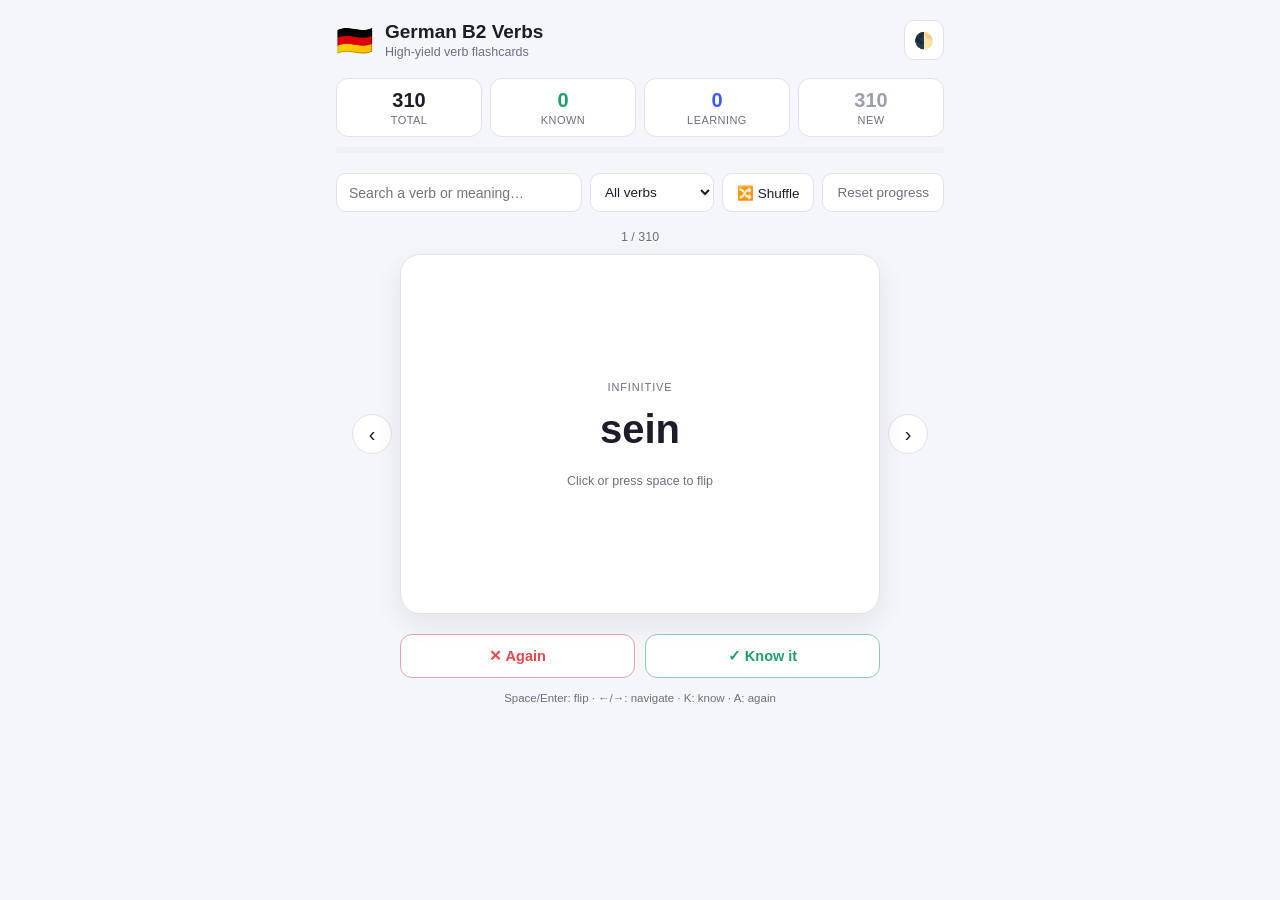
<file: flashcards/index.html>
<!DOCTYPE html>
<html lang="en">
<head>
<meta charset="UTF-8">
<meta name="viewport" content="width=device-width, initial-scale=1.0">
<title>German B2 Verbs — Flashcards</title>
<link rel="stylesheet" href="styles.css">
</head>
<body>
<div class="app">
  <header class="topbar">
    <div class="brand">
      <span class="brand-flag">🇩🇪</span>
      <div>
        <h1>German B2 Verbs</h1>
        <p class="subtitle">High-yield verb flashcards</p>
      </div>
    </div>
    <button id="themeToggle" class="icon-btn" title="Toggle theme" aria-label="Toggle theme">🌓</button>
  </header>

  <div class="stats-row">
    <div class="stat">
      <span class="stat-value" id="statTotal">0</span>
      <span class="stat-label">Total</span>
    </div>
    <div class="stat stat-known">
      <span class="stat-value" id="statKnown">0</span>
      <span class="stat-label">Known</span>
    </div>
    <div class="stat stat-learning">
      <span class="stat-value" id="statLearning">0</span>
      <span class="stat-label">Learning</span>
    </div>
    <div class="stat stat-new">
      <span class="stat-value" id="statNew">0</span>
      <span class="stat-label">New</span>
    </div>
  </div>

  <div class="progress-bar-track">
    <div class="progress-bar-fill" id="progressFill"></div>
  </div>

  <div class="controls">
    <input type="search" id="search" placeholder="Search a verb or meaning…" autocomplete="off">
    <select id="modeSelect" title="Study set">
      <option value="all">All verbs</option>
      <option value="new">New only</option>
      <option value="learning">Learning only</option>
      <option value="known">Known only</option>
    </select>
    <button id="shuffleBtn" class="btn">🔀 Shuffle</button>
    <button id="resetBtn" class="btn btn-ghost">Reset progress</button>
  </div>

  <main class="card-area">
    <div class="card-counter" id="cardCounter">1 / 1</div>

    <div class="card-wrap">
      <button class="nav-arrow nav-prev" id="prevBtn" aria-label="Previous">‹</button>

      <div class="card" id="flashcard" tabindex="0">
        <div class="card-inner" id="cardInner">
          <div class="card-face card-front">
            <div class="face-tag">Infinitive</div>
            <div class="verb-inf" id="frontInf">—</div>
            <div class="hint">Click or press space to flip</div>
          </div>
          <div class="card-face card-back">
            <div class="face-tag">Conjugation</div>
            <div class="verb-inf-small" id="backInf">—</div>
            <div class="verb-en" id="backEn">—</div>
            <table class="conj-table">
              <tr><td class="conj-label">Präsens (er/sie/es)</td><td id="backPres" class="conj-val">—</td></tr>
              <tr><td class="conj-label">Präteritum</td><td id="backPret" class="conj-val">—</td></tr>
              <tr><td class="conj-label">Perfekt</td><td id="backPerfekt" class="conj-val">—</td></tr>
            </table>
            <div class="example">
              <div class="example-de" id="backEx">—</div>
              <div class="example-en" id="backExEn">—</div>
            </div>
          </div>
        </div>
      </div>

      <button class="nav-arrow nav-next" id="nextBtn" aria-label="Next">›</button>
    </div>

    <div class="rating-row">
      <button class="rate-btn rate-again" id="againBtn">✕ Again</button>
      <button class="rate-btn rate-good" id="knowBtn">✓ Know it</button>
    </div>

    <p class="keyhint">Space/Enter: flip · ←/→: navigate · K: know · A: again</p>
  </main>
</div>
<script src="verbs.js"></script>
<script src="app.js"></script>
</body>
</html>
</file>
<file: flashcards/styles.css>
:root {
  --bg: #f5f6fa;
  --surface: #ffffff;
  --surface-2: #eef0f6;
  --text: #1b1d2a;
  --text-muted: #6b7080;
  --border: #e0e2ea;
  --accent: #3d5afe;
  --accent-2: #7c4dff;
  --good: #1e9e6a;
  --bad: #e5484d;
  --new: #9aa0ae;
  --shadow: 0 10px 30px rgba(20, 20, 40, 0.08);
}

:root[data-theme="dark"] {
  --bg: #14151f;
  --surface: #1d1f2c;
  --surface-2: #262939;
  --text: #eef0f6;
  --text-muted: #9aa0b4;
  --border: #32354a;
  --accent: #7c8bff;
  --accent-2: #b18aff;
  --good: #35c98d;
  --bad: #ff6b6f;
  --new: #6b7080;
  --shadow: 0 10px 30px rgba(0, 0, 0, 0.4);
}

@media (prefers-color-scheme: dark) {
  :root:not([data-theme="light"]) {
    --bg: #14151f;
    --surface: #1d1f2c;
    --surface-2: #262939;
    --text: #eef0f6;
    --text-muted: #9aa0b4;
    --border: #32354a;
    --accent: #7c8bff;
    --accent-2: #b18aff;
    --good: #35c98d;
    --bad: #ff6b6f;
    --new: #6b7080;
    --shadow: 0 10px 30px rgba(0, 0, 0, 0.4);
  }
}

* { box-sizing: border-box; }

body {
  margin: 0;
  font-family: -apple-system, BlinkMacSystemFont, "Segoe UI", Roboto, Helvetica, Arial, sans-serif;
  background: var(--bg);
  color: var(--text);
  min-height: 100vh;
}

.app {
  max-width: 640px;
  margin: 0 auto;
  padding: 20px 16px 48px;
}

.topbar {
  display: flex;
  align-items: center;
  justify-content: space-between;
  margin-bottom: 18px;
}

.brand {
  display: flex;
  align-items: center;
  gap: 12px;
}

.brand-flag {
  font-size: 30px;
}

.brand h1 {
  font-size: 19px;
  margin: 0;
  font-weight: 700;
}

.subtitle {
  margin: 2px 0 0;
  font-size: 12.5px;
  color: var(--text-muted);
}

.icon-btn {
  background: var(--surface);
  border: 1px solid var(--border);
  border-radius: 10px;
  width: 40px;
  height: 40px;
  font-size: 16px;
  cursor: pointer;
  color: var(--text);
}

.icon-btn:hover { background: var(--surface-2); }

.stats-row {
  display: grid;
  grid-template-columns: repeat(4, 1fr);
  gap: 8px;
  margin-bottom: 10px;
}

.stat {
  background: var(--surface);
  border: 1px solid var(--border);
  border-radius: 12px;
  padding: 10px 6px;
  text-align: center;
}

.stat-value {
  display: block;
  font-size: 20px;
  font-weight: 700;
}

.stat-label {
  display: block;
  font-size: 11px;
  color: var(--text-muted);
  margin-top: 2px;
  text-transform: uppercase;
  letter-spacing: 0.04em;
}

.stat-known .stat-value { color: var(--good); }
.stat-learning .stat-value { color: var(--accent); }
.stat-new .stat-value { color: var(--new); }

.progress-bar-track {
  height: 6px;
  border-radius: 4px;
  background: var(--surface-2);
  overflow: hidden;
  margin-bottom: 20px;
}

.progress-bar-fill {
  height: 100%;
  width: 0%;
  background: linear-gradient(90deg, var(--accent), var(--accent-2));
  transition: width 0.3s ease;
}

.controls {
  display: flex;
  flex-wrap: wrap;
  gap: 8px;
  margin-bottom: 18px;
}

#search {
  flex: 1 1 160px;
  padding: 10px 12px;
  border-radius: 10px;
  border: 1px solid var(--border);
  background: var(--surface);
  color: var(--text);
  font-size: 14px;
  min-width: 0;
}

#modeSelect {
  padding: 10px 10px;
  border-radius: 10px;
  border: 1px solid var(--border);
  background: var(--surface);
  color: var(--text);
  font-size: 13.5px;
}

.btn {
  padding: 10px 14px;
  border-radius: 10px;
  border: 1px solid var(--border);
  background: var(--surface);
  color: var(--text);
  font-size: 13.5px;
  cursor: pointer;
  white-space: nowrap;
}

.btn:hover { background: var(--surface-2); }

.btn-ghost {
  color: var(--text-muted);
}

.card-area {
  display: flex;
  flex-direction: column;
  align-items: center;
}

.card-counter {
  font-size: 12.5px;
  color: var(--text-muted);
  margin-bottom: 10px;
  font-variant-numeric: tabular-nums;
}

.card-wrap {
  display: flex;
  align-items: center;
  gap: 8px;
  width: 100%;
  justify-content: center;
}

.nav-arrow {
  background: var(--surface);
  border: 1px solid var(--border);
  border-radius: 50%;
  width: 40px;
  height: 40px;
  font-size: 20px;
  color: var(--text);
  cursor: pointer;
  flex-shrink: 0;
}

.nav-arrow:hover { background: var(--surface-2); }

.card {
  width: 100%;
  max-width: 480px;
  height: 360px;
  perspective: 1400px;
  cursor: pointer;
  outline: none;
}

.card-inner {
  position: relative;
  width: 100%;
  height: 100%;
  transition: transform 0.5s cubic-bezier(0.4, 0.2, 0.2, 1);
  transform-style: preserve-3d;
}

.card.flipped .card-inner {
  transform: rotateY(180deg);
}

.card-face {
  position: absolute;
  inset: 0;
  backface-visibility: hidden;
  border-radius: 20px;
  border: 1px solid var(--border);
  background: var(--surface);
  box-shadow: var(--shadow);
  display: flex;
  flex-direction: column;
  align-items: center;
  justify-content: center;
  padding: 28px 24px;
  text-align: center;
}

.card-back {
  transform: rotateY(180deg);
  justify-content: flex-start;
  padding-top: 30px;
}

.face-tag {
  font-size: 11px;
  letter-spacing: 0.08em;
  text-transform: uppercase;
  color: var(--text-muted);
  margin-bottom: 14px;
}

.verb-inf {
  font-size: 40px;
  font-weight: 800;
  color: var(--text);
  word-break: break-word;
}

.hint {
  margin-top: 22px;
  font-size: 12.5px;
  color: var(--text-muted);
}

.verb-inf-small {
  font-size: 24px;
  font-weight: 800;
  margin-bottom: 4px;
}

.verb-en {
  font-size: 14.5px;
  color: var(--accent);
  margin-bottom: 16px;
  font-weight: 600;
}

.conj-table {
  width: 100%;
  border-collapse: collapse;
  margin-bottom: 16px;
}

.conj-table td {
  padding: 6px 4px;
  font-size: 13.5px;
  border-bottom: 1px solid var(--border);
}

.conj-label {
  color: var(--text-muted);
  text-align: left;
  width: 46%;
}

.conj-val {
  text-align: right;
  font-weight: 600;
}

.example {
  width: 100%;
  background: var(--surface-2);
  border-radius: 12px;
  padding: 12px 14px;
  margin-top: auto;
}

.example-de {
  font-size: 13.5px;
  font-style: italic;
  margin-bottom: 4px;
}

.example-en {
  font-size: 12.5px;
  color: var(--text-muted);
}

.rating-row {
  display: flex;
  gap: 10px;
  width: 100%;
  max-width: 480px;
  margin-top: 20px;
}

.rate-btn {
  flex: 1;
  padding: 13px;
  border-radius: 12px;
  border: 1px solid var(--border);
  font-size: 14.5px;
  font-weight: 600;
  cursor: pointer;
  background: var(--surface);
  color: var(--text);
}

.rate-again {
  color: var(--bad);
  border-color: color-mix(in srgb, var(--bad) 40%, var(--border));
}

.rate-again:hover {
  background: color-mix(in srgb, var(--bad) 10%, var(--surface));
}

.rate-good {
  color: var(--good);
  border-color: color-mix(in srgb, var(--good) 40%, var(--border));
}

.rate-good:hover {
  background: color-mix(in srgb, var(--good) 10%, var(--surface));
}

.keyhint {
  margin-top: 14px;
  font-size: 11.5px;
  color: var(--text-muted);
  text-align: center;
}

.empty-state {
  text-align: center;
  padding: 40px 20px;
  color: var(--text-muted);
}

@media (max-width: 420px) {
  .card { height: 400px; }
  .verb-inf { font-size: 32px; }
  .stats-row { grid-template-columns: repeat(4, 1fr); gap: 6px; }
  .stat-value { font-size: 17px; }
}
</file>
